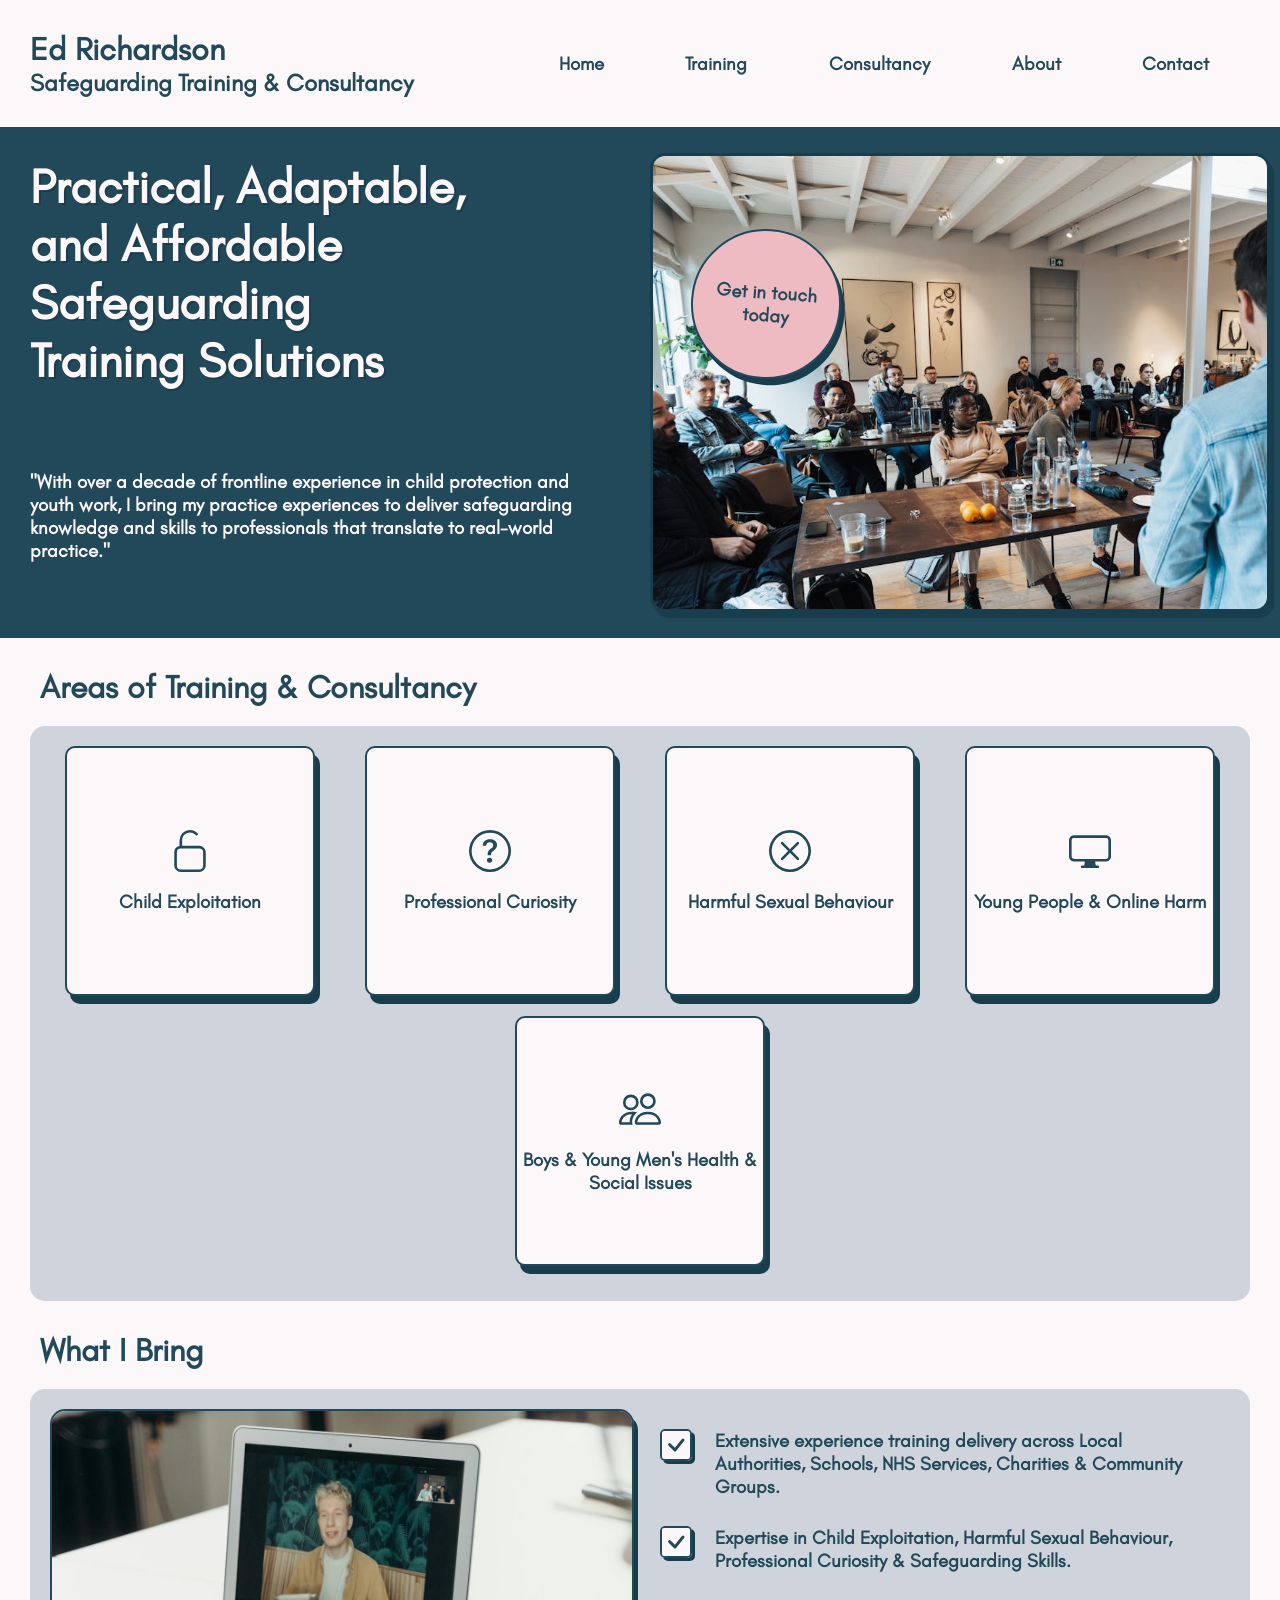
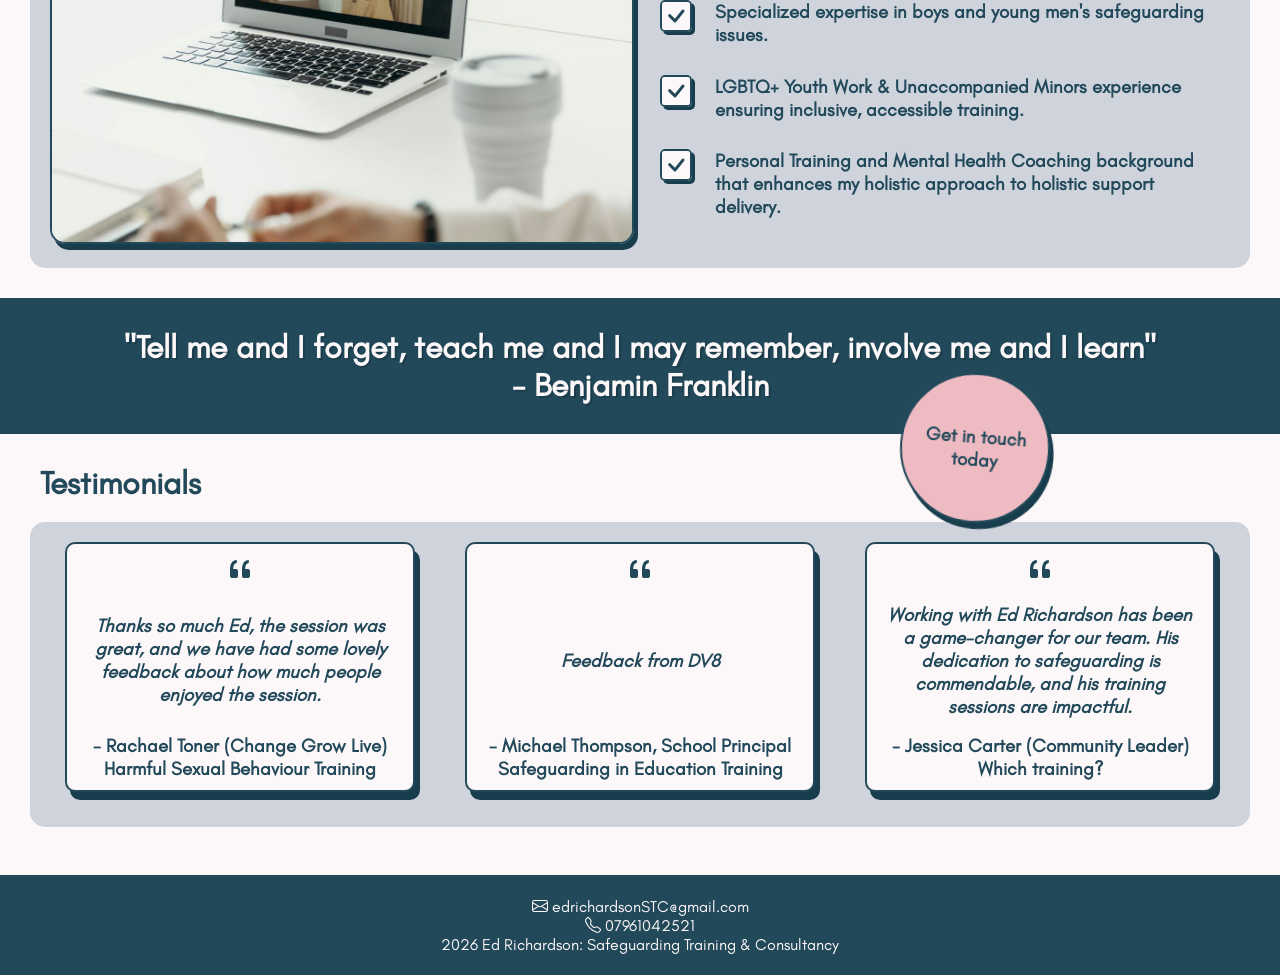
<file: index.html>
<!DOCTYPE html>
<html lang="en">
<head>
    <meta charset="UTF-8">
    <meta name="viewport" content="width=device-width, initial-scale=1.0">
    <title>Ed Richardson: Safeguarding Training & Consultancy</title>
    <link rel="stylesheet" href="style.css">
    <link rel="shortcut icon" href="" type="image/x-icon">
</head>
<body>
    <header>
        <div id="header-left">
            <a href="index.html">
                <h1>Ed Richardson</h1>
                <h2>Safeguarding Training & Consultancy</h2>
            </a>
        </div>
        <div id="header-right-mobile">
            <div id="menu-burger-container">
                <a id="menu-toggle" class="menu-toggle">
                <span class="menu-toggle-bar menu-toggle-bar--top"></span>
                <span class="menu-toggle-bar menu-toggle-bar--middle"></span>
                <span class="menu-toggle-bar menu-toggle-bar--bottom"></span>
                </a>
            </div>
        </div>
        <div id="header-right-desktop">
            <nav>
                <ul>
                    <li><a href="index.html"><h3>Home</h3></a></li>
                    <li><a href="training.html"><h3>Training</h3></a></li>
                    <li><a href="consultancy.html"><h3>Consultancy</h3></a></li>
                    <li><a href="about.html"><h3>About</h3></a></li>
                    <li><a href="contact.html"><h3>Contact</h3></a></li>
                </ul>
            </nav>
        </div>
    </header>

    <div id="mobile-menu">
        <nav>
                <ul id="mobile-menu-ul">
                    <li class="mobile-menu-li"><a href="index.html"><h3>Home</h3></a></li>
                    <li class="mobile-menu-li"><a href="training.html"><h3>Training</h3></a></li>
                    <li class="mobile-menu-li"><a href="consultancy.html"><h3>Consultancy</h3></a></li>
                    <li class="mobile-menu-li"><a href="about.html"><h3>About</h3></a></li>
                    <li class="mobile-menu-li"><a href="contact.html"><h3>Contact</h3></a></li>
                </ul>
            </nav>
    </div>

    <div id="hero-mobile">

        <div id="hero-card-mobile">
            <h1 class="h1opp">Practical, Adaptable, and Affordable Safeguarding Training Solutions
            <br>
            </h1>
            
            <p class="popp"><br>"With over a decade of frontline experience in child protection and youth work, I bring my practice experiences to deliver safeguarding knowledge and skills to professionals that translate to real-world practice."</p>
            
            
            
        </div>

        <div class="hero-card2-mobile">
            <a href="contact.html">
            <div class="cta-mobile">
                <h3 >Get in touch today</h3>
            </div>
            </a>
        </div>

        

    </div>

    <div id="hero-desktop">

        <div id="hero-desktop-container">
            <div id="hero-desktop-left">
                <h1 class="h1opp"  id="hero-text-desktop" >Practical, Adaptable, <br>
            and Affordable Safeguarding <br> Training Solutions<br><br>
            </h1>
            
            <h3 class="h2opp" id="hero-text"  ><br>"With over a decade of frontline experience in child protection and youth work, I bring my practice experiences to deliver safeguarding knowledge and skills to professionals that translate to real-world practice."<br><br><br></h3>
            </div>

            <div id="hero-desktop-right">

                <img id="hero-desktop-img" src="pexels-bertellifotografia-18935245.jpg">
                
                <a href="contact.html">
                <div class="cta-desktop" id="cta-desktop-top">
                <h3 >Get in touch today</h3>
                </div> 
                </a>
            </div>
            
        </div>
            
            
        
    </div>

    <div id="section1">
        <div class="section-heading">
            <h1>Areas of Training & Consultancy</h1>
            <!-- <div class="section-heading-underline-1"></div> -->
        </div>
        <div class="box-container">
            <a href="training.html"> <div class="area">
                <svg xmlns="http://www.w3.org/2000/svg" width="42" height="42" fill="currentColor" class="area-svg" viewBox="0 0 16 16">
                <path fill-rule="evenodd" d="M8 0c1.07 0 2.041.42 2.759 1.104l.14.14.062.08a.5.5 0 0 1-.71.675l-.076-.066-.216-.205A3 3 0 0 0 5 4v2h6.5A2.5 2.5 0 0 1 14 8.5v5a2.5 2.5 0 0 1-2.5 2.5h-7A2.5 2.5 0 0 1 2 13.5v-5a2.5 2.5 0 0 1 2-2.45V4a4 4 0 0 1 4-4M4.5 7A1.5 1.5 0 0 0 3 8.5v5A1.5 1.5 0 0 0 4.5 15h7a1.5 1.5 0 0 0 1.5-1.5v-5A1.5 1.5 0 0 0 11.5 7z"/>
                </svg><br>
                <h3>Child Exploitation</h3>
                <div class="area-overlay">
                    <h3 class="area-overlay-text">Learn More</h3>
                </div>
            </div> </a>
            <a href="training.html"> <div class="area">
                <svg xmlns="http://www.w3.org/2000/svg" width="42" height="42" fill="currentColor" class="area-svg" viewBox="0 0 16 16">
                <path d="M8 15A7 7 0 1 1 8 1a7 7 0 0 1 0 14m0 1A8 8 0 1 0 8 0a8 8 0 0 0 0 16"/>
                <path d="M5.255 5.786a.237.237 0 0 0 .241.247h.825c.138 0 .248-.113.266-.25.09-.656.54-1.134 1.342-1.134.686 0 1.314.343 1.314 1.168 0 .635-.374.927-.965 1.371-.673.489-1.206 1.06-1.168 1.987l.003.217a.25.25 0 0 0 .25.246h.811a.25.25 0 0 0 .25-.25v-.105c0-.718.273-.927 1.01-1.486.609-.463 1.244-.977 1.244-2.056 0-1.511-1.276-2.241-2.673-2.241-1.267 0-2.655.59-2.75 2.286m1.557 5.763c0 .533.425.927 1.01.927.609 0 1.028-.394 1.028-.927 0-.552-.42-.94-1.029-.94-.584 0-1.009.388-1.009.94"/>
                </svg><br>
                <h3>Professional Curiosity</h3>
                <div class="area-overlay">
                    <h3 class="area-overlay-text">Learn More</h3>
                </div>
            </div></a>
            <a href="training.html"> <div class="area">
                <svg xmlns="http://www.w3.org/2000/svg" width="42" height="42" fill="currentColor" class="area-svg" viewBox="0 0 16 16">
                <path d="M8 15A7 7 0 1 1 8 1a7 7 0 0 1 0 14m0 1A8 8 0 1 0 8 0a8 8 0 0 0 0 16"/>
                <path d="M4.646 4.646a.5.5 0 0 1 .708 0L8 7.293l2.646-2.647a.5.5 0 0 1 .708.708L8.707 8l2.647 2.646a.5.5 0 0 1-.708.708L8 8.707l-2.646 2.647a.5.5 0 0 1-.708-.708L7.293 8 4.646 5.354a.5.5 0 0 1 0-.708"/>
                </svg><br>
                <h3>Harmful Sexual Behaviour</h3>
                <div class="area-overlay">
                    <h3 class="area-overlay-text">Learn More</h3>
                </div>
            </div></a>
            <a href="training.html"> <div class="area">
                <svg xmlns="http://www.w3.org/2000/svg" width="42" height="42" fill="currentColor" class="area-svg" viewBox="0 0 16 16">
                <path d="M0 4s0-2 2-2h12s2 0 2 2v6s0 2-2 2h-4q0 1 .25 1.5H11a.5.5 0 0 1 0 1H5a.5.5 0 0 1 0-1h.75Q6 13 6 12H2s-2 0-2-2zm1.398-.855a.76.76 0 0 0-.254.302A1.5 1.5 0 0 0 1 4.01V10c0 .325.078.502.145.602q.105.156.302.254a1.5 1.5 0 0 0 .538.143L2.01 11H14c.325 0 .502-.078.602-.145a.76.76 0 0 0 .254-.302 1.5 1.5 0 0 0 .143-.538L15 9.99V4c0-.325-.078-.502-.145-.602a.76.76 0 0 0-.302-.254A1.5 1.5 0 0 0 13.99 3H2c-.325 0-.502.078-.602.145"/>
                </svg><br>
                <h3>Young People & Online Harm</h3>
                <div class="area-overlay">
                    <h3 class="area-overlay-text">Learn More</h3>
                </div>
            </div></a>
            <a href="training.html"> <div class="area">
                <svg xmlns="http://www.w3.org/2000/svg" width="42" height="42" fill="currentColor" class="area-svg" viewBox="0 0 16 16">
                <path d="M15 14s1 0 1-1-1-4-5-4-5 3-5 4 1 1 1 1zm-7.978-1L7 12.996c.001-.264.167-1.03.76-1.72C8.312 10.629 9.282 10 11 10c1.717 0 2.687.63 3.24 1.276.593.69.758 1.457.76 1.72l-.008.002-.014.002zM11 7a2 2 0 1 0 0-4 2 2 0 0 0 0 4m3-2a3 3 0 1 1-6 0 3 3 0 0 1 6 0M6.936 9.28a6 6 0 0 0-1.23-.247A7 7 0 0 0 5 9c-4 0-5 3-5 4q0 1 1 1h4.216A2.24 2.24 0 0 1 5 13c0-1.01.377-2.042 1.09-2.904.243-.294.526-.569.846-.816M4.92 10A5.5 5.5 0 0 0 4 13H1c0-.26.164-1.03.76-1.724.545-.636 1.492-1.256 3.16-1.275ZM1.5 5.5a3 3 0 1 1 6 0 3 3 0 0 1-6 0m3-2a2 2 0 1 0 0 4 2 2 0 0 0 0-4"/>
                </svg><br>
                <h3>Boys & Young Men's Health & Social Issues</h3>
                <div class="area-overlay">
                    <h3 class="area-overlay-text">Learn More</h3>
                </div>
            </div></a>
        </div>
    </div>
    
    <div id="section2">
        <div class="section-heading">
            <h1 >What I Bring</h1>
            <!-- <div class="section-heading-underline-2"></div> -->
        </div>
        <div id="section2-container">

            <img id="section2-img" src="pexels-cottonbro-7437492.jpg">
            <!-- <img id="section2-img" src="pexels-bertellifotografia-18999145.jpg"> -->
            
            <div id="bullet-point-container">

            <svg xmlns="http://www.w3.org/2000/svg" width="32" height="32" fill="currentColor" class="check-svg" viewBox="0 0 16 16">
             <path d="M14 1a1 1 0 0 1 1 1v12a1 1 0 0 1-1 1H2a1 1 0 0 1-1-1V2a1 1 0 0 1 1-1zM2 0a2 2 0 0 0-2 2v12a2 2 0 0 0 2 2h12a2 2 0 0 0 2-2V2a2 2 0 0 0-2-2z"/>
            <path d="M10.97 4.97a.75.75 0 0 1 1.071 1.05l-3.992 4.99a.75.75 0 0 1-1.08.02L4.324 8.384a.75.75 0 1 1 1.06-1.06l2.094 2.093 3.473-4.425z"/>
            </svg>

            <div class="bullet-point">
                <h3>
                Extensive experience training delivery across Local Authorities, Schools, NHS Services, Charities & Community Groups.
                </h3><br>
            </div>
            
            <svg xmlns="http://www.w3.org/2000/svg" width="32" height="32" fill="currentColor" class="check-svg" viewBox="0 0 16 16">
  <path d="M14 1a1 1 0 0 1 1 1v12a1 1 0 0 1-1 1H2a1 1 0 0 1-1-1V2a1 1 0 0 1 1-1zM2 0a2 2 0 0 0-2 2v12a2 2 0 0 0 2 2h12a2 2 0 0 0 2-2V2a2 2 0 0 0-2-2z"/>
  <path d="M10.97 4.97a.75.75 0 0 1 1.071 1.05l-3.992 4.99a.75.75 0 0 1-1.08.02L4.324 8.384a.75.75 0 1 1 1.06-1.06l2.094 2.093 3.473-4.425z"/>
</svg>

            <div class="bullet-point">
                <h3 >
                     Expertise in Child Exploitation, Harmful Sexual Behaviour, Professional Curiosity & Safeguarding Skills.
                    </h3><br>
            </div>
            
            <svg xmlns="http://www.w3.org/2000/svg" width="32" height="32" fill="currentColor" class="check-svg" viewBox="0 0 16 16">
  <path d="M14 1a1 1 0 0 1 1 1v12a1 1 0 0 1-1 1H2a1 1 0 0 1-1-1V2a1 1 0 0 1 1-1zM2 0a2 2 0 0 0-2 2v12a2 2 0 0 0 2 2h12a2 2 0 0 0 2-2V2a2 2 0 0 0-2-2z"/>
  <path d="M10.97 4.97a.75.75 0 0 1 1.071 1.05l-3.992 4.99a.75.75 0 0 1-1.08.02L4.324 8.384a.75.75 0 1 1 1.06-1.06l2.094 2.093 3.473-4.425z"/>
</svg>

            <div class="bullet-point">
                <h3 >
                     Specialized expertise in boys and young men's safeguarding issues.</h3><br>
            </div>

            <svg xmlns="http://www.w3.org/2000/svg" width="32" height="32" fill="currentColor" class="check-svg" viewBox="0 0 16 16">
  <path d="M14 1a1 1 0 0 1 1 1v12a1 1 0 0 1-1 1H2a1 1 0 0 1-1-1V2a1 1 0 0 1 1-1zM2 0a2 2 0 0 0-2 2v12a2 2 0 0 0 2 2h12a2 2 0 0 0 2-2V2a2 2 0 0 0-2-2z"/>
  <path d="M10.97 4.97a.75.75 0 0 1 1.071 1.05l-3.992 4.99a.75.75 0 0 1-1.08.02L4.324 8.384a.75.75 0 1 1 1.06-1.06l2.094 2.093 3.473-4.425z"/>
</svg>
            
            <div class="bullet-point">
                <h3 >
                     LGBTQ+ Youth Work & Unaccompanied Minors experience ensuring inclusive, accessible training.</h3><br>
            </div>

            <svg xmlns="http://www.w3.org/2000/svg" width="32" height="32" fill="currentColor" class="check-svg" viewBox="0 0 16 16">
  <path d="M14 1a1 1 0 0 1 1 1v12a1 1 0 0 1-1 1H2a1 1 0 0 1-1-1V2a1 1 0 0 1 1-1zM2 0a2 2 0 0 0-2 2v12a2 2 0 0 0 2 2h12a2 2 0 0 0 2-2V2a2 2 0 0 0-2-2z"/>
  <path d="M10.97 4.97a.75.75 0 0 1 1.071 1.05l-3.992 4.99a.75.75 0 0 1-1.08.02L4.324 8.384a.75.75 0 1 1 1.06-1.06l2.094 2.093 3.473-4.425z"/>
</svg>
            
            <div class="bullet-point">
                <h3 >
                     Personal Training and Mental Health Coaching background that enhances my holistic approach to holistic support delivery.</h3>
            </div>
            </div>
        </div>
        
    </div>

    <div id="section3">
        <h1 class="h1opp">"Tell me and I forget, teach me and I may remember, involve me and I learn"<br> - Benjamin Franklin</h1>
            <a href="contact.html"> <div class="cta-desktop-2">
                <h3 >Get in touch today</h3>
            </div> </a>
            <a href="contact.html"> <div class="cta-mobile-2">
                <h3 >Get in touch today</h3>
            </div> </a>
        </div>

    <div id="section4">
        <div class="section-heading">
            <h1 >Testimonials</h1>
            <!-- <div class="section-heading-underline-3"></div> -->
        </div>
        <div id="testimonials-container">
            <div class="testimonial-box">
                <svg xmlns="http://www.w3.org/2000/svg" width="32" height="32" fill="currentColor" class="quote" viewBox="0 0 16 16">
                    <path d="M12 12a1 1 0 0 0 1-1V8.558a1 1 0 0 0-1-1h-1.388q0-.527.062-1.054.093-.558.31-.992t.559-.683q.34-.279.868-.279V3q-.868 0-1.52.372a3.3 3.3 0 0 0-1.085.992 4.9 4.9 0 0 0-.62 1.458A7.7 7.7 0 0 0 9 7.558V11a1 1 0 0 0 1 1zm-6 0a1 1 0 0 0 1-1V8.558a1 1 0 0 0-1-1H4.612q0-.527.062-1.054.094-.558.31-.992.217-.434.559-.683.34-.279.868-.279V3q-.868 0-1.52.372a3.3 3.3 0 0 0-1.085.992 4.9 4.9 0 0 0-.62 1.458A7.7 7.7 0 0 0 3 7.558V11a1 1 0 0 0 1 1z"/>
                    </svg>
                <h3 class="testimonial">
                    Thanks so much Ed, the session was great, and we have had some lovely feedback about how much people enjoyed the session.
                </h3>
                <h3>- Rachael Toner (Change Grow Live)<br>
                    Harmful Sexual Behaviour Training</h3>
                
            </div>
            <div class="testimonial-box">
                <svg xmlns="http://www.w3.org/2000/svg" width="32" height="32" fill="currentColor" class="quote" viewBox="0 0 16 16">
                    <path d="M12 12a1 1 0 0 0 1-1V8.558a1 1 0 0 0-1-1h-1.388q0-.527.062-1.054.093-.558.31-.992t.559-.683q.34-.279.868-.279V3q-.868 0-1.52.372a3.3 3.3 0 0 0-1.085.992 4.9 4.9 0 0 0-.62 1.458A7.7 7.7 0 0 0 9 7.558V11a1 1 0 0 0 1 1zm-6 0a1 1 0 0 0 1-1V8.558a1 1 0 0 0-1-1H4.612q0-.527.062-1.054.094-.558.31-.992.217-.434.559-.683.34-.279.868-.279V3q-.868 0-1.52.372a3.3 3.3 0 0 0-1.085.992 4.9 4.9 0 0 0-.62 1.458A7.7 7.7 0 0 0 3 7.558V11a1 1 0 0 0 1 1z"/>
                    </svg>
                <h3 class="testimonial" >
                    Feedback from DV8
                </h3>
                <h3>
                - Michael Thompson, School Principal<br>
                Safeguarding in Education Training
                </h3>
                
            </div>
            <div class="testimonial-box">
                <svg xmlns="http://www.w3.org/2000/svg" width="32" height="32" fill="currentColor" class="quote" viewBox="0 0 16 16">
                    <path d="M12 12a1 1 0 0 0 1-1V8.558a1 1 0 0 0-1-1h-1.388q0-.527.062-1.054.093-.558.31-.992t.559-.683q.34-.279.868-.279V3q-.868 0-1.52.372a3.3 3.3 0 0 0-1.085.992 4.9 4.9 0 0 0-.62 1.458A7.7 7.7 0 0 0 9 7.558V11a1 1 0 0 0 1 1zm-6 0a1 1 0 0 0 1-1V8.558a1 1 0 0 0-1-1H4.612q0-.527.062-1.054.094-.558.31-.992.217-.434.559-.683.34-.279.868-.279V3q-.868 0-1.52.372a3.3 3.3 0 0 0-1.085.992 4.9 4.9 0 0 0-.62 1.458A7.7 7.7 0 0 0 3 7.558V11a1 1 0 0 0 1 1z"/>
                    </svg>
                <h3 class="testimonial">
                    Working with Ed Richardson has been a game-changer for our team. His dedication to safeguarding is commendable, and his training sessions are impactful.
                    <h3 class="testimonial-id">- Jessica Carter (Community Leader)<br>
                    Which training?
                    </h3>
                </h3>
        
            </div>
        </div>
    </div><br>

    <div id="footer">
        <p id="footer-text">
<svg id="footer-mail" xmlns="http://www.w3.org/2000/svg" width="16" height="16" fill="currentColor" class="bi bi-envelope" viewBox="0 0 16 16">
  <path d="M0 4a2 2 0 0 1 2-2h12a2 2 0 0 1 2 2v8a2 2 0 0 1-2 2H2a2 2 0 0 1-2-2zm2-1a1 1 0 0 0-1 1v.217l7 4.2 7-4.2V4a1 1 0 0 0-1-1zm13 2.383-4.708 2.825L15 11.105zm-.034 6.876-5.64-3.471L8 9.583l-1.326-.795-5.64 3.47A1 1 0 0 0 2 13h12a1 1 0 0 0 .966-.741M1 11.105l4.708-2.897L1 5.383z"/>
</svg>
  edrichardsonSTC@gmail.com<br>
<svg id="footer-phone" xmlns="http://www.w3.org/2000/svg" width="16" height="16" fill="currentColor" class="bi bi-telephone" viewBox="0 0 16 16">
  <path d="M3.654 1.328a.678.678 0 0 0-1.015-.063L1.605 2.3c-.483.484-.661 1.169-.45 1.77a17.6 17.6 0 0 0 4.168 6.608 17.6 17.6 0 0 0 6.608 4.168c.601.211 1.286.033 1.77-.45l1.034-1.034a.678.678 0 0 0-.063-1.015l-2.307-1.794a.68.68 0 0 0-.58-.122l-2.19.547a1.75 1.75 0 0 1-1.657-.459L5.482 8.062a1.75 1.75 0 0 1-.46-1.657l.548-2.19a.68.68 0 0 0-.122-.58zM1.884.511a1.745 1.745 0 0 1 2.612.163L6.29 2.98c.329.423.445.974.315 1.494l-.547 2.19a.68.68 0 0 0 .178.643l2.457 2.457a.68.68 0 0 0 .644.178l2.189-.547a1.75 1.75 0 0 1 1.494.315l2.306 1.794c.829.645.905 1.87.163 2.611l-1.034 1.034c-.74.74-1.846 1.065-2.877.702a18.6 18.6 0 0 1-7.01-4.42 18.6 18.6 0 0 1-4.42-7.009c-.362-1.03-.037-2.137.703-2.877z"/>
</svg> 
 07961042521<br>
 2026 Ed Richardson: Safeguarding Training & Consultancy<br>
</p>
    </div>

    <script src="script.js"></script>
</body>

<script>
   
</script>

</html>
</file>
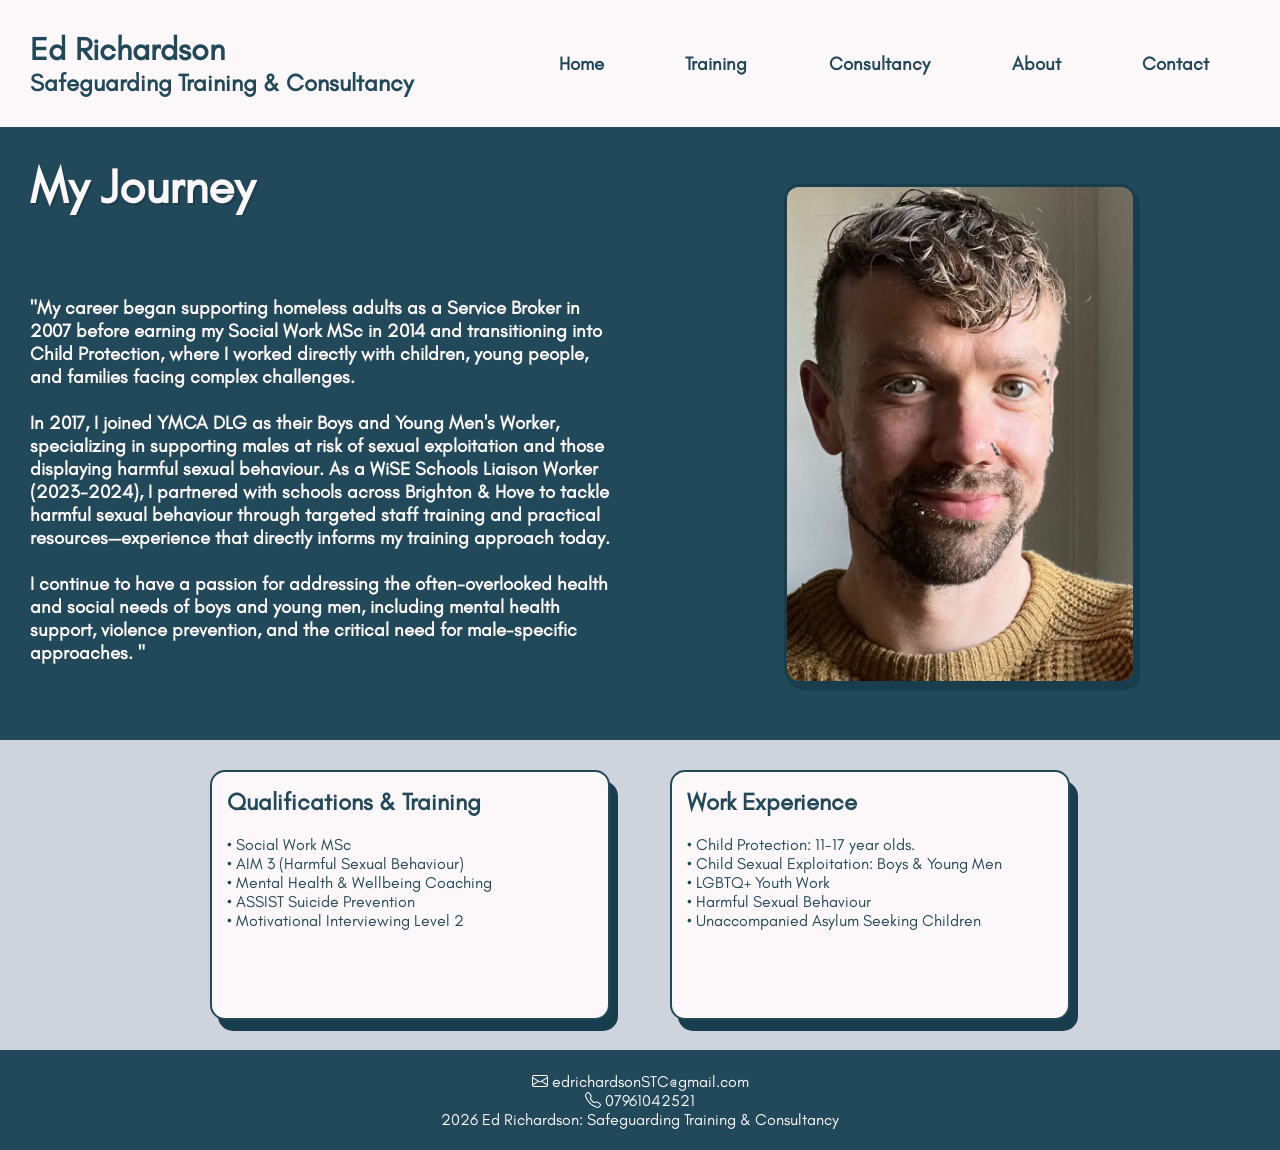
<file: about.html>
<!DOCTYPE html>
<html lang="en">
<head>
    <meta charset="UTF-8">
    <meta name="viewport" content="width=device-width, initial-scale=1.0">
    <title>Ed Richardson: Safeguarding Training & Consultancy</title>
    <link rel="stylesheet" href="style.css">
    <link rel="shortcut icon" href="" type="image/x-icon">
</head>
<body>
    <header>
        <div id="header-left">
            <a href="index.html">
                <h1>Ed Richardson</h1>
                <h2>Safeguarding Training & Consultancy</h2>
            </a>
        </div>
        <div id="header-right-mobile">
            <div id="menu-burger-container">
                <a id="menu-toggle" class="menu-toggle">
                <span class="menu-toggle-bar menu-toggle-bar--top"></span>
                <span class="menu-toggle-bar menu-toggle-bar--middle"></span>
                <span class="menu-toggle-bar menu-toggle-bar--bottom"></span>
                </a>
            </div>
        </div>
        <div id="header-right-desktop">
            <nav>
                <ul>
                    <li><a href="index.html"><h3>Home</h3></a></li>
                    <li><a href="training.html"><h3>Training</h3></a></li>
                    <li><a href="consultancy.html"><h3>Consultancy</h3></a></li>
                    <li><a href="about.html"><h3>About</h3></a></li>
                    <li><a href="contact.html"><h3>Contact</h3></a></li>
                </ul>
            </nav>
        </div>
    </header>

    <div id="mobile-menu">
        <nav>
                <ul id="mobile-menu-ul">
                    <li class="mobile-menu-li"><a href="index.html"><h3>Home</h3></a></li>
                    <li class="mobile-menu-li"><a href="training.html"><h3>Training</h3></a></li>
                    <li class="mobile-menu-li"><a href="consultancy.html"><h3>Consultancy</h3></a></li>
                    <li class="mobile-menu-li"><a href="about.html"><h3>About</h3></a></li>
                    <li class="mobile-menu-li"><a href="contact.html"><h3>Contact</h3></a></li>
                </ul>
            </nav>
    </div>

<div id="hero-mobile">

        <div id="hero-card-mobile">
            <h1 class="h1opp">My Journey
            <br>
            </h1>
            
            <p class="popp"><br>"My career began supporting homeless adults as a Service Broker in 2007 before earning my Social Work MSc in 2014 and transitioning into Child Protection, where I worked directly with children, young people, and families facing complex challenges.<br><br>

In 2017, I joined YMCA DLG as their Boys and Young Men's Worker, specializing in supporting males at risk of sexual exploitation and those displaying harmful sexual behaviour. As a WiSE Schools Liaison Worker (2023-2024), I partnered with schools across Brighton & Hove to tackle harmful sexual behaviour through targeted staff training and practical resources—experience that directly informs my training approach today.<br><br>

I continue to have a passion for addressing the often-overlooked health and social needs of boys and young men, including mental health support, violence prevention, and the critical need for male-specific approaches.
"</p>
            
            <br>
            
        </div>
        
<div id="hero-desktop-right">

                <img id="about-img" src="IMG_1394 2_edited.avif">
                
                
            
            </div>
        <!-- <div class="hero-card2-mobile">

            <div class="cta-mobile">
                <h3 >Get in touch today</h3>
            </div>

        </div> -->

        

    </div>

    <div id="hero-desktop">

        <div id="hero-desktop-container">
            <div id="hero-desktop-left">
                <h1 class="h1opp"  id="hero-text-desktop" >My Journey<br><br>
            </h1>
            
            <h3 class="h2opp" id="hero-text"  ><br>"My career began supporting homeless adults as a Service Broker in 2007 before earning my Social Work MSc in 2014 and transitioning into Child Protection, where I worked directly with children, young people, and families facing complex challenges.<br><br>

In 2017, I joined YMCA DLG as their Boys and Young Men's Worker, specializing in supporting males at risk of sexual exploitation and those displaying harmful sexual behaviour. As a WiSE Schools Liaison Worker (2023-2024), I partnered with schools across Brighton & Hove to tackle harmful sexual behaviour through targeted staff training and practical resources—experience that directly informs my training approach today.<br><br>

I continue to have a passion for addressing the often-overlooked health and social needs of boys and young men, including mental health support, violence prevention, and the critical need for male-specific approaches.
"<br><br><br></h3>
            </div>

            <div id="hero-desktop-right">

                <img id="about-img" src="IMG_1394 2_edited.avif">
                
                
            
            </div>
            
        </div>
            
            
        
    </div>


    <div class="page-section">

<div class="training-card">
    <h2>Qualifications & Training</h2>
    
    <p><br>
       • Social Work MSc<br>
• AIM 3 (Harmful Sexual Behaviour)<br>
• Mental Health & Wellbeing Coaching<br>
• ASSIST Suicide Prevention<br>
• Motivational Interviewing Level 2<br>
<br><br>
    </p>
    
</div>



<div class="training-card">
    <h2>Work Experience</h2>
    
    <p><br>
       • Child Protection: 11-17 year olds.<br>
• Child Sexual Exploitation: Boys & Young Men<br>
• LGBTQ+ Youth Work<br>
• Harmful Sexual Behaviour <br>
• Unaccompanied Asylum Seeking Children<br>

    </p>
    
</div>


    




</div>

     <div id="footer">
        <p id="footer-text">
<svg id="footer-mail" xmlns="http://www.w3.org/2000/svg" width="16" height="16" fill="currentColor" class="bi bi-envelope" viewBox="0 0 16 16">
  <path d="M0 4a2 2 0 0 1 2-2h12a2 2 0 0 1 2 2v8a2 2 0 0 1-2 2H2a2 2 0 0 1-2-2zm2-1a1 1 0 0 0-1 1v.217l7 4.2 7-4.2V4a1 1 0 0 0-1-1zm13 2.383-4.708 2.825L15 11.105zm-.034 6.876-5.64-3.471L8 9.583l-1.326-.795-5.64 3.47A1 1 0 0 0 2 13h12a1 1 0 0 0 .966-.741M1 11.105l4.708-2.897L1 5.383z"/>
</svg>
  edrichardsonSTC@gmail.com<br>
<svg id="footer-phone" xmlns="http://www.w3.org/2000/svg" width="16" height="16" fill="currentColor" class="bi bi-telephone" viewBox="0 0 16 16">
  <path d="M3.654 1.328a.678.678 0 0 0-1.015-.063L1.605 2.3c-.483.484-.661 1.169-.45 1.77a17.6 17.6 0 0 0 4.168 6.608 17.6 17.6 0 0 0 6.608 4.168c.601.211 1.286.033 1.77-.45l1.034-1.034a.678.678 0 0 0-.063-1.015l-2.307-1.794a.68.68 0 0 0-.58-.122l-2.19.547a1.75 1.75 0 0 1-1.657-.459L5.482 8.062a1.75 1.75 0 0 1-.46-1.657l.548-2.19a.68.68 0 0 0-.122-.58zM1.884.511a1.745 1.745 0 0 1 2.612.163L6.29 2.98c.329.423.445.974.315 1.494l-.547 2.19a.68.68 0 0 0 .178.643l2.457 2.457a.68.68 0 0 0 .644.178l2.189-.547a1.75 1.75 0 0 1 1.494.315l2.306 1.794c.829.645.905 1.87.163 2.611l-1.034 1.034c-.74.74-1.846 1.065-2.877.702a18.6 18.6 0 0 1-7.01-4.42 18.6 18.6 0 0 1-4.42-7.009c-.362-1.03-.037-2.137.703-2.877z"/>
</svg> 
 07961042521<br>
 2026 Ed Richardson: Safeguarding Training & Consultancy<br>
</p>
    </div>

    <script src="script.js"></script>
</body>
</file>
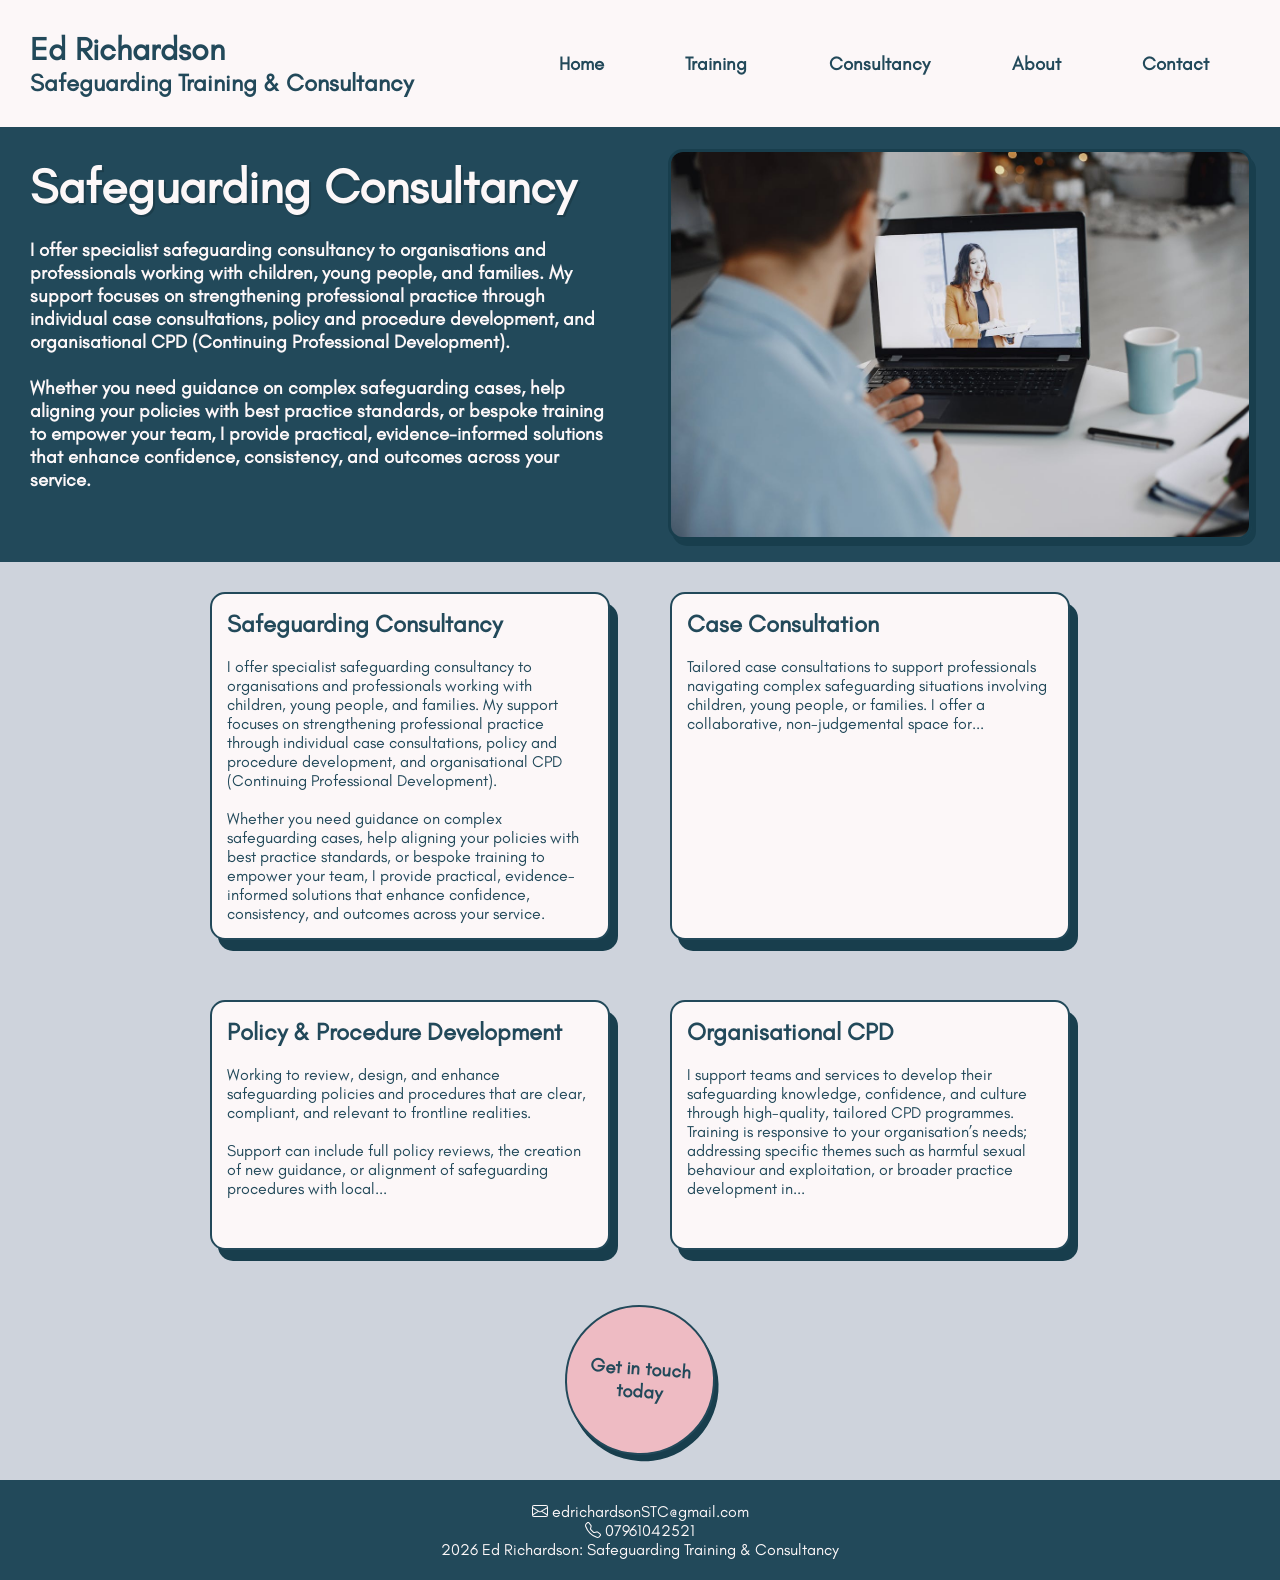
<file: consultancy.html>
<!DOCTYPE html>
<html lang="en">
<head>
    <meta charset="UTF-8">
    <meta name="viewport" content="width=device-width, initial-scale=1.0">
    <title>Ed Richardson: Safeguarding Training & Consultancy</title>
    <link rel="stylesheet" href="style.css">
    <link rel="shortcut icon" href="" type="image/x-icon">
</head>
<body>
    <header>
        <div id="header-left">
            <a href="index.html">
                <h1>Ed Richardson</h1>
                <h2>Safeguarding Training & Consultancy</h2>
            </a>
        </div>
        <div id="header-right-mobile">
            <div id="menu-burger-container">
                <a id="menu-toggle" class="menu-toggle">
                <span class="menu-toggle-bar menu-toggle-bar--top"></span>
                <span class="menu-toggle-bar menu-toggle-bar--middle"></span>
                <span class="menu-toggle-bar menu-toggle-bar--bottom"></span>
                </a>
            </div>
        </div>
        <div id="header-right-desktop">
            <nav>
                <ul>
                    <li><a href="index.html"><h3>Home</h3></a></li>
                    <li><a href="training.html"><h3>Training</h3></a></li>
                    <li><a href="consultancy.html"><h3>Consultancy</h3></a></li>
                    <li><a href="about.html"><h3>About</h3></a></li>
                    <li><a href="contact.html"><h3>Contact</h3></a></li>
                </ul>
            </nav>
        </div>
    </header>

    <div id="mobile-menu">
        <nav>
                <ul id="mobile-menu-ul">
                    <li class="mobile-menu-li"><a href="index.html"><h3>Home</h3></a></li>
                    <li class="mobile-menu-li"><a href="training.html"><h3>Training</h3></a></li>
                    <li class="mobile-menu-li"><a href="consultancy.html"><h3>Consultancy</h3></a></li>
                    <li class="mobile-menu-li"><a href="about.html"><h3>About</h3></a></li>
                    <li class="mobile-menu-li"><a href="contact.html"><h3>Contact</h3></a></li>
                </ul>
            </nav>
    </div>

<!--  -->

<div id="hero-mobile">

        <div id="hero-card-mobile">
            <h1 class="h1opp">Safeguarding Consultancy
            <br>
            </h1>
            
            <p class="popp"><br>I offer specialist safeguarding consultancy to organisations and professionals working with children, young people, and families. My support focuses on strengthening professional practice through individual case consultations, policy and procedure development, and organisational CPD (Continuing Professional Development).<br><br>

Whether you need guidance on complex safeguarding cases, help aligning your policies with best practice standards, or bespoke training to empower your team, I provide practical, evidence-informed solutions that enhance confidence, consistency, and outcomes across your service. 
</p>
            
            
            
        </div>

        <!-- <div class="hero-card2-mobile" id="hero-card2-mobile-consultancy"></div> -->

        

    </div>

    <div id="hero-desktop">

        <div id="hero-desktop-container">
            <div id="hero-desktop-left">
                <h1 class="h1opp"  id="hero-text-desktop" >Safeguarding Consultancy
            </h1>
            
            <h3 class="h2opp" id="hero-text"  ><br>I offer specialist safeguarding consultancy to organisations and professionals working with children, young people, and families. My support focuses on strengthening professional practice through individual case consultations, policy and procedure development, and organisational CPD (Continuing Professional Development).<br><br>

Whether you need guidance on complex safeguarding cases, help aligning your policies with best practice standards, or bespoke training to empower your team, I provide practical, evidence-informed solutions that enhance confidence, consistency, and outcomes across your service. 
</h3>
            </div>

            <div id="hero-desktop-right">

                <img id="hero-desktop-img" src="pexels-gustavo-fring-6285285.jpg">
                
            </div>
            
        </div>
            
            
        
    </div>

<!--  -->

<div class="page-section">

<div class="training-card">
    <h2>Safeguarding Consultancy</h2>
    
    <p><br>
        I offer specialist safeguarding consultancy to organisations and professionals working with children, young people, and families. My support focuses on strengthening professional practice through individual case consultations, policy and procedure development, and organisational CPD (Continuing Professional Development). <br><br> 

Whether you need guidance on complex safeguarding cases, help aligning your policies with best practice standards, or bespoke training to empower your team, I provide practical, evidence-informed solutions that enhance confidence, consistency, and outcomes across your service. 

    </p>
</div>

<!-- <div class="training-card" id="training-card-img-1"></div> -->

<div class="training-card">
    <h2>Case Consultation</h2>
    
    <p><br>
       Tailored case consultations to support professionals navigating complex safeguarding situations involving children, young people, or families.  I offer a collaborative, non-judgemental space for...

    </p>
</div>

<!-- <div class="training-card" id="training-card-img-1"></div> -->
    
<div class="training-card">
    <h2>Policy & Procedure Development</h2>
    
    <p><br>
       Working to review, design, and enhance safeguarding policies and procedures that are clear, compliant, and relevant to frontline realities. <br><br>
Support can include full policy reviews, the creation of new guidance, or alignment of safeguarding procedures with local...

    </p>
</div>

<div class="training-card">
    <h2>Organisational CPD</h2>
    
    <p><br>
       I support teams and services to develop their safeguarding knowledge, confidence, and culture through high-quality, tailored CPD programmes. Training is responsive to your organisation’s needs;  addressing specific themes such as harmful sexual behaviour and exploitation, or broader practice development in...

    </p>
</div>

</div>

<div class="page-cta-container" id="page-cta-container-consultancy">
    
    <div class="cta-page" >
    <h3 >Get in touch today</h3>
    </div>
</div>

<!--  -->

     <div id="footer">
        <p id="footer-text">
<svg id="footer-mail" xmlns="http://www.w3.org/2000/svg" width="16" height="16" fill="currentColor" class="bi bi-envelope" viewBox="0 0 16 16">
  <path d="M0 4a2 2 0 0 1 2-2h12a2 2 0 0 1 2 2v8a2 2 0 0 1-2 2H2a2 2 0 0 1-2-2zm2-1a1 1 0 0 0-1 1v.217l7 4.2 7-4.2V4a1 1 0 0 0-1-1zm13 2.383-4.708 2.825L15 11.105zm-.034 6.876-5.64-3.471L8 9.583l-1.326-.795-5.64 3.47A1 1 0 0 0 2 13h12a1 1 0 0 0 .966-.741M1 11.105l4.708-2.897L1 5.383z"/>
</svg>
  edrichardsonSTC@gmail.com<br>
<svg id="footer-phone" xmlns="http://www.w3.org/2000/svg" width="16" height="16" fill="currentColor" class="bi bi-telephone" viewBox="0 0 16 16">
  <path d="M3.654 1.328a.678.678 0 0 0-1.015-.063L1.605 2.3c-.483.484-.661 1.169-.45 1.77a17.6 17.6 0 0 0 4.168 6.608 17.6 17.6 0 0 0 6.608 4.168c.601.211 1.286.033 1.77-.45l1.034-1.034a.678.678 0 0 0-.063-1.015l-2.307-1.794a.68.68 0 0 0-.58-.122l-2.19.547a1.75 1.75 0 0 1-1.657-.459L5.482 8.062a1.75 1.75 0 0 1-.46-1.657l.548-2.19a.68.68 0 0 0-.122-.58zM1.884.511a1.745 1.745 0 0 1 2.612.163L6.29 2.98c.329.423.445.974.315 1.494l-.547 2.19a.68.68 0 0 0 .178.643l2.457 2.457a.68.68 0 0 0 .644.178l2.189-.547a1.75 1.75 0 0 1 1.494.315l2.306 1.794c.829.645.905 1.87.163 2.611l-1.034 1.034c-.74.74-1.846 1.065-2.877.702a18.6 18.6 0 0 1-7.01-4.42 18.6 18.6 0 0 1-4.42-7.009c-.362-1.03-.037-2.137.703-2.877z"/>
</svg> 
 07961042521<br>
 2026 Ed Richardson: Safeguarding Training & Consultancy<br>
</p>
    </div>

    <script src="script.js"></script>
</body>
</file>
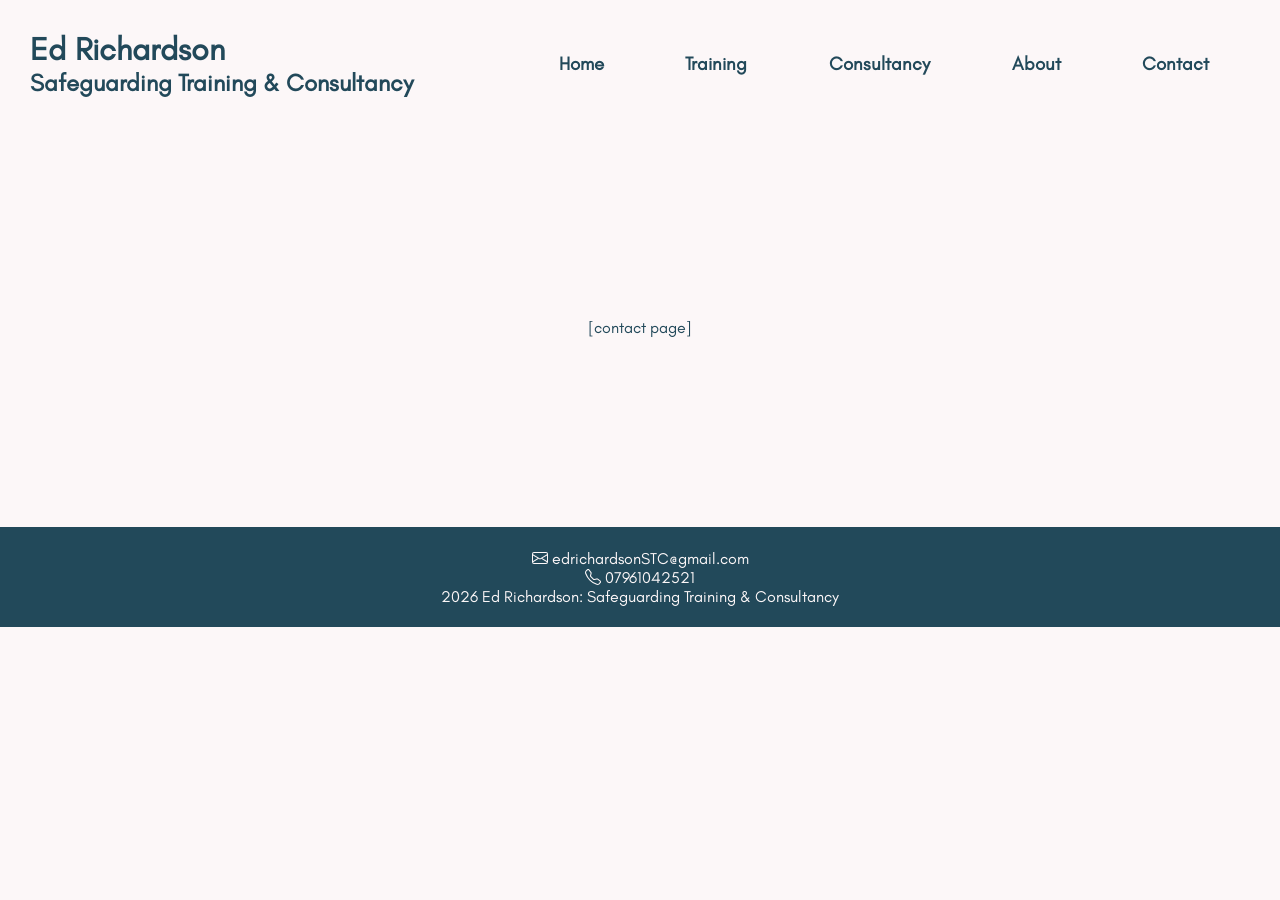
<file: contact.html>
<!DOCTYPE html>
<html lang="en">
<head>
    <meta charset="UTF-8">
    <meta name="viewport" content="width=device-width, initial-scale=1.0">
    <title>Ed Richardson: Safeguarding Training & Consultancy</title>
    <link rel="stylesheet" href="style.css">
    <link rel="shortcut icon" href="" type="image/x-icon">
</head>
<body>
    <header>
        <div id="header-left">
            <a href="index.html">
                <h1>Ed Richardson</h1>
                <h2>Safeguarding Training & Consultancy</h2>
            </a>
        </div>
        <div id="header-right-mobile">
            <div id="menu-burger-container">
                <a id="menu-toggle" class="menu-toggle">
                <span class="menu-toggle-bar menu-toggle-bar--top"></span>
                <span class="menu-toggle-bar menu-toggle-bar--middle"></span>
                <span class="menu-toggle-bar menu-toggle-bar--bottom"></span>
                </a>
            </div>
        </div>
        <div id="header-right-desktop">
            <nav>
                <ul>
                    <li><a href="index.html"><h3>Home</h3></a></li>
                    <li><a href="training.html"><h3>Training</h3></a></li>
                    <li><a href="consultancy.html"><h3>Consultancy</h3></a></li>
                    <li><a href="about.html"><h3>About</h3></a></li>
                    <li><a href="contact.html"><h3>Contact</h3></a></li>
                </ul>
            </nav>
        </div>
    </header>

    <div id="mobile-menu">
        <nav>
                <ul id="mobile-menu-ul">
                    <li class="mobile-menu-li"><a href="index.html"><h3>Home</h3></a></li>
                    <li class="mobile-menu-li"><a href="training.html"><h3>Training</h3></a></li>
                    <li class="mobile-menu-li"><a href="consultancy.html"><h3>Consultancy</h3></a></li>
                    <li class="mobile-menu-li"><a href="about.html"><h3>About</h3></a></li>
                    <li class="mobile-menu-li"><a href="contact.html"><h3>Contact</h3></a></li>
                </ul>
            </nav>
    </div>

<div id="contact-placeholder">
    <p>[contact page]</p>
</div>

     <div id="footer">
        <p id="footer-text">
<svg id="footer-mail" xmlns="http://www.w3.org/2000/svg" width="16" height="16" fill="currentColor" class="bi bi-envelope" viewBox="0 0 16 16">
  <path d="M0 4a2 2 0 0 1 2-2h12a2 2 0 0 1 2 2v8a2 2 0 0 1-2 2H2a2 2 0 0 1-2-2zm2-1a1 1 0 0 0-1 1v.217l7 4.2 7-4.2V4a1 1 0 0 0-1-1zm13 2.383-4.708 2.825L15 11.105zm-.034 6.876-5.64-3.471L8 9.583l-1.326-.795-5.64 3.47A1 1 0 0 0 2 13h12a1 1 0 0 0 .966-.741M1 11.105l4.708-2.897L1 5.383z"/>
</svg>
  edrichardsonSTC@gmail.com<br>
<svg id="footer-phone" xmlns="http://www.w3.org/2000/svg" width="16" height="16" fill="currentColor" class="bi bi-telephone" viewBox="0 0 16 16">
  <path d="M3.654 1.328a.678.678 0 0 0-1.015-.063L1.605 2.3c-.483.484-.661 1.169-.45 1.77a17.6 17.6 0 0 0 4.168 6.608 17.6 17.6 0 0 0 6.608 4.168c.601.211 1.286.033 1.77-.45l1.034-1.034a.678.678 0 0 0-.063-1.015l-2.307-1.794a.68.68 0 0 0-.58-.122l-2.19.547a1.75 1.75 0 0 1-1.657-.459L5.482 8.062a1.75 1.75 0 0 1-.46-1.657l.548-2.19a.68.68 0 0 0-.122-.58zM1.884.511a1.745 1.745 0 0 1 2.612.163L6.29 2.98c.329.423.445.974.315 1.494l-.547 2.19a.68.68 0 0 0 .178.643l2.457 2.457a.68.68 0 0 0 .644.178l2.189-.547a1.75 1.75 0 0 1 1.494.315l2.306 1.794c.829.645.905 1.87.163 2.611l-1.034 1.034c-.74.74-1.846 1.065-2.877.702a18.6 18.6 0 0 1-7.01-4.42 18.6 18.6 0 0 1-4.42-7.009c-.362-1.03-.037-2.137.703-2.877z"/>
</svg> 
 07961042521<br>
 2026 Ed Richardson: Safeguarding Training & Consultancy<br>
</p>
    </div>

    <script src="script.js"></script>
</body>
</file>
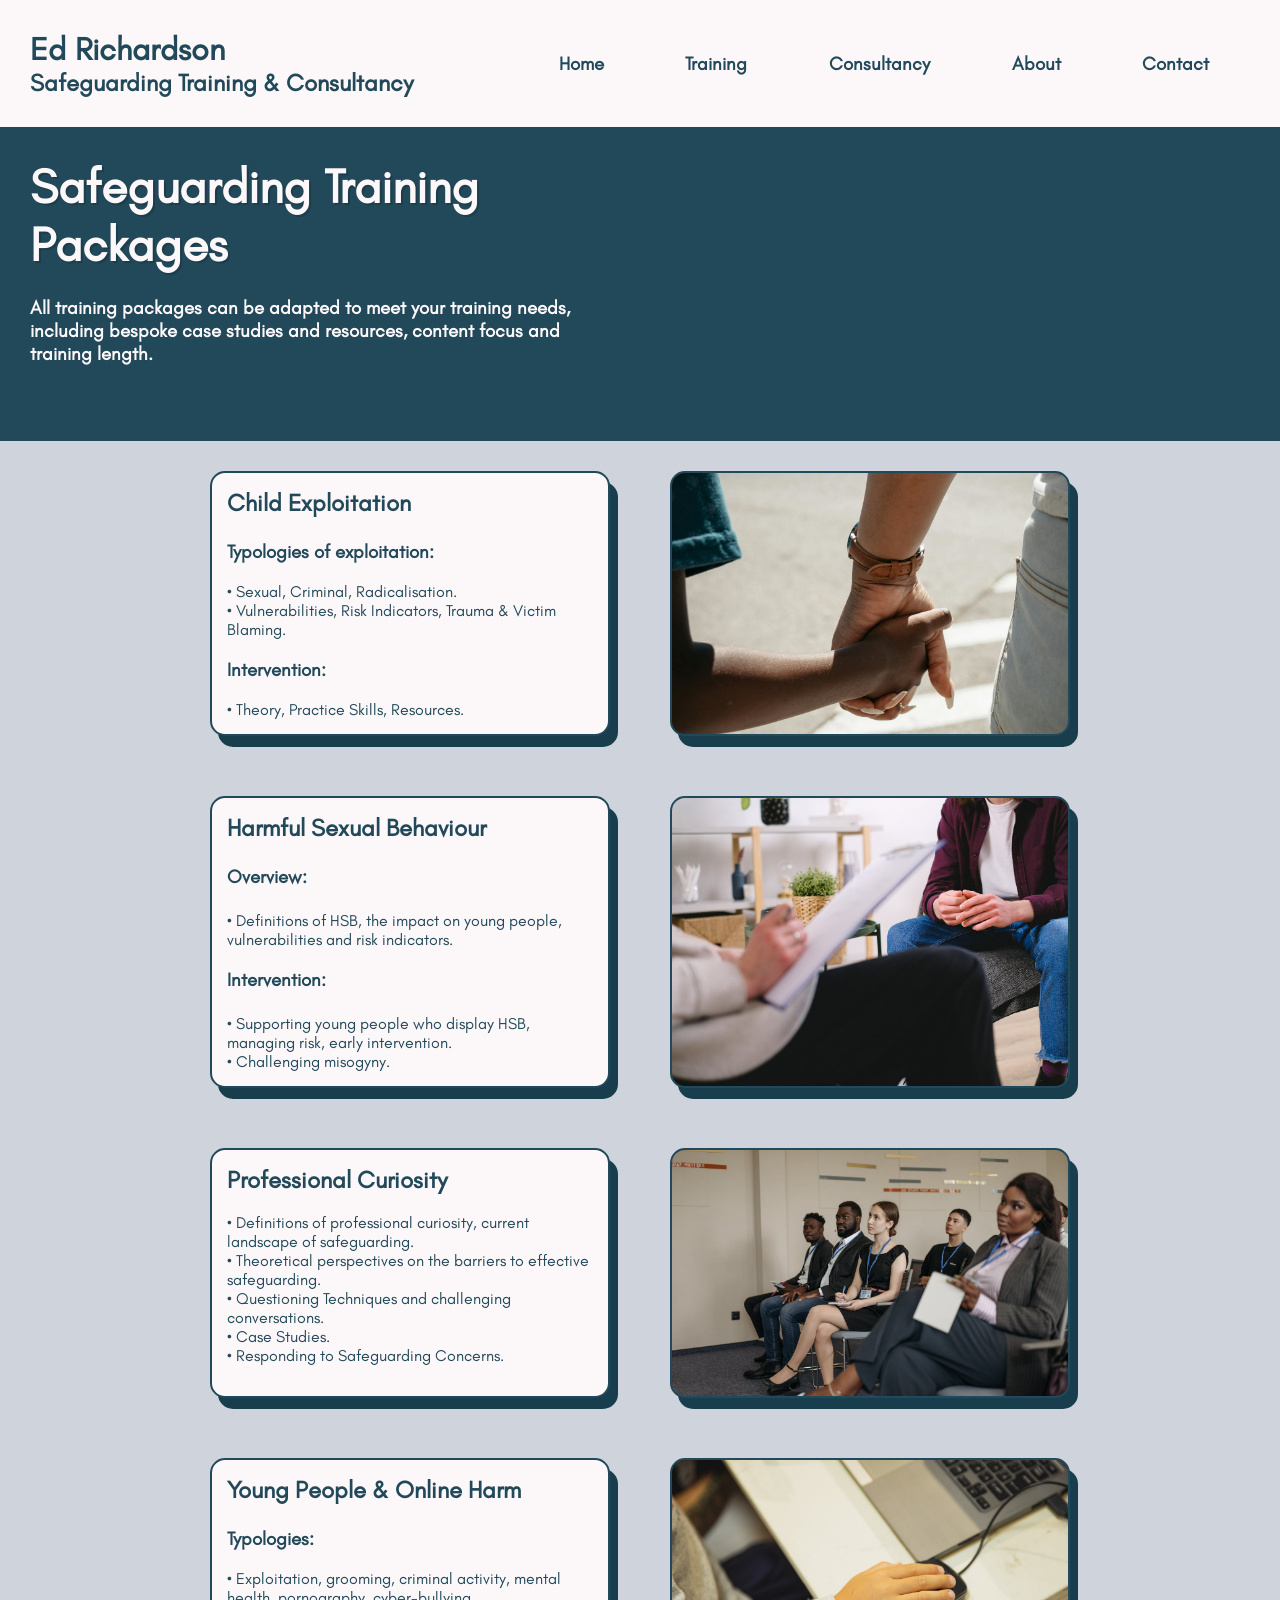
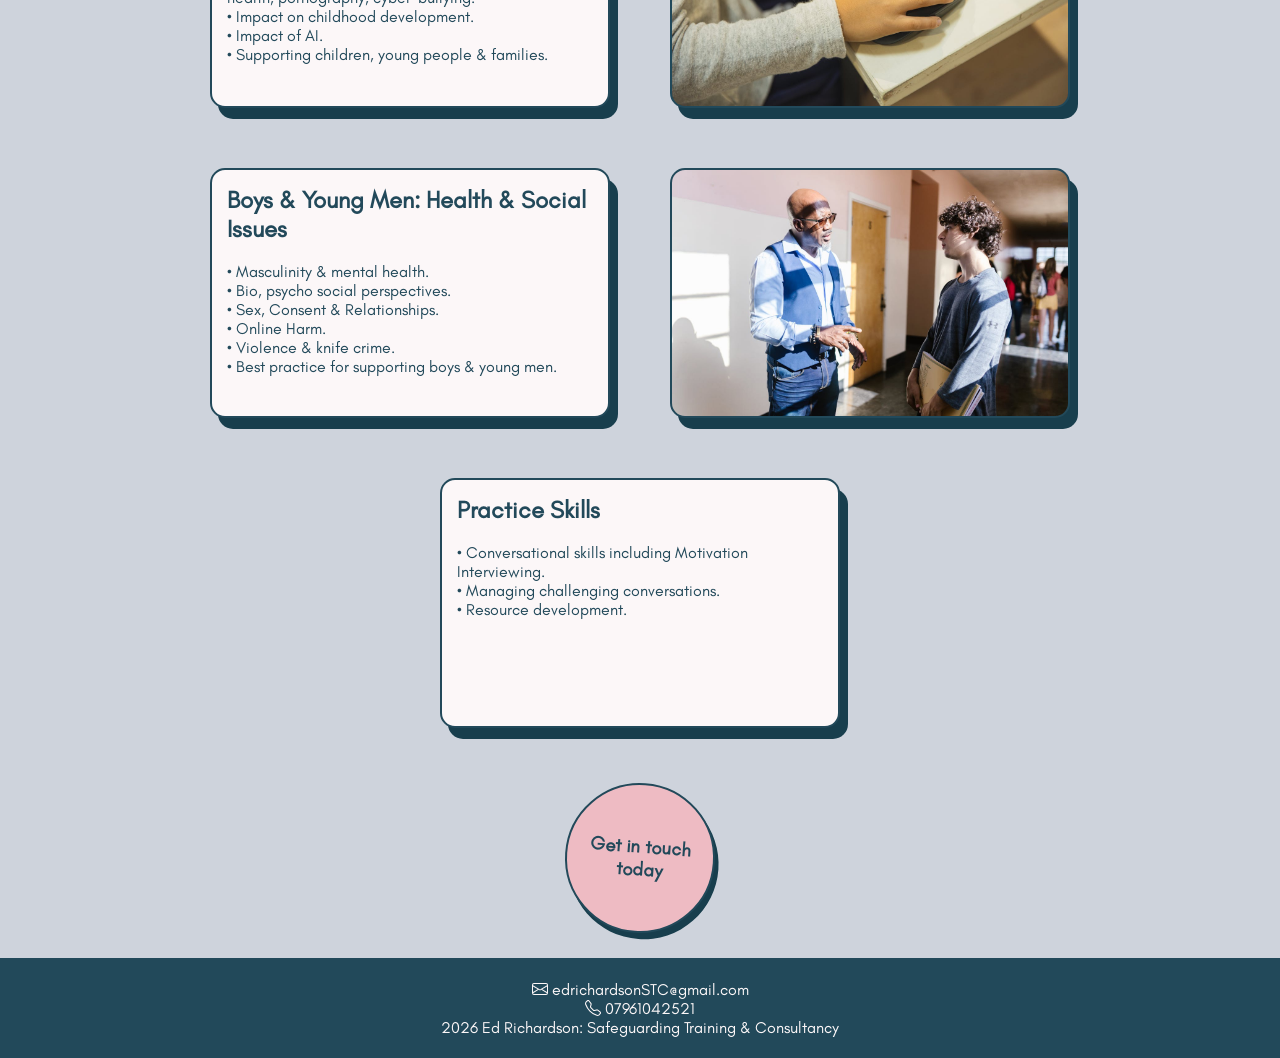
<file: training.html>
<!DOCTYPE html>
<html lang="en">
<head>
    <meta charset="UTF-8">
    <meta name="viewport" content="width=device-width, initial-scale=1.0">
    <title>Ed Richardson: Safeguarding Training & Consultancy</title>
    <link rel="stylesheet" href="style.css">
    <link rel="shortcut icon" href="" type="image/x-icon">
</head>
<body>
    <header>
        <div id="header-left">
            <a href="index.html">
                <h1>Ed Richardson</h1>
                <h2>Safeguarding Training & Consultancy</h2>
            </a>
        </div>
        <div id="header-right-mobile">
            <div id="menu-burger-container">
                <a id="menu-toggle" class="menu-toggle">
                <span class="menu-toggle-bar menu-toggle-bar--top"></span>
                <span class="menu-toggle-bar menu-toggle-bar--middle"></span>
                <span class="menu-toggle-bar menu-toggle-bar--bottom"></span>
                </a>
            </div>
        </div>
        <div id="header-right-desktop">
            <nav>
                <ul>
                    <li><a href="index.html"><h3>Home</h3></a></li>
                    <li><a href="training.html"><h3>Training</h3></a></li>
                    <li><a href="consultancy.html"><h3>Consultancy</h3></a></li>
                    <li><a href="about.html"><h3>About</h3></a></li>
                    <li><a href="contact.html"><h3>Contact</h3></a></li>
                </ul>
            </nav>
        </div>
    </header>

    <div id="mobile-menu">
        <nav>
                <ul id="mobile-menu-ul">
                    <li class="mobile-menu-li"><a href="index.html"><h3>Home</h3></a></li>
                    <li class="mobile-menu-li"><a href="training.html"><h3>Training</h3></a></li>
                    <li class="mobile-menu-li"><a href="consultancy.html"><h3>Consultancy</h3></a></li>
                    <li class="mobile-menu-li"><a href="about.html"><h3>About</h3></a></li>
                    <li class="mobile-menu-li"><a href="contact.html"><h3>Contact</h3></a></li>
                </ul>
            </nav>
    </div>

<!--  -->

<div id="hero-mobile">

        <div id="hero-card-mobile">
            <h1 class="h1opp">Safeguarding Training Packages
            <br>
            </h1>
            
            <p class="popp"><br>All training packages can be adapted to meet your training needs, including bespoke case studies and resources, content focus and training length.</p>
            
            
            
        </div>

        <!-- <div class="hero-card2-mobile" id="hero-card2-mobile-training"></div> -->

        

    </div>

    <div id="hero-desktop">

        <div id="hero-desktop-container">
            <div id="hero-desktop-left">
                <h1 class="h1opp"  id="hero-text-desktop" >Safeguarding Training<br>Packages
            </h1>
            
            <h3 class="h2opp" id="hero-text"  ><br>All training packages can be adapted to meet your training needs, including bespoke case studies and resources, content focus and training length.<br><br><br></h3>
            </div>

            <!-- <div id="hero-desktop-right">

                <img id="hero-desktop-img" src="pexels-bertellifotografia-18999145.jpg">
               
            </div> -->
            
        </div>
            
            
        
    </div>


<!-- <div class="page-header" id="training-header">

    <div class="page-header-tile">
        <h1 class="h1opp">Safeguarding Training Packages</h1>
    </div>
    
</div>  -->




<!--  -->

<div class="page-section">

<div class="training-card">
    <h2>Child Exploitation</h2>
    <h3><br>
        Typologies of exploitation:
    </h3>
    <p><br>
       • Sexual, Criminal, Radicalisation.<br>
        • Vulnerabilities, Risk Indicators, Trauma & Victim Blaming.<br><br>
    </p>
    <h3>
        Intervention:
    </h3>
    <p><br>
        • Theory, Practice Skills, Resources.
    </p>
</div>

<div class="training-card" id="training-card-img-1"></div>

<div class="training-card">
    <h2>Harmful Sexual Behaviour</h2>
    <h3><br>
        Overview:<br><br>
    </h3>
    <p>
       • Definitions of HSB, the impact on young people, <br>vulnerabilities and risk indicators.<br><br>
    </p>
    <h3>
        Intervention:<br><br>
    </h3>
    <p>
        • Supporting young people who display HSB, managing risk, early intervention.<br>  • Challenging misogyny.
    </p>
</div>

<div class="training-card" id="training-card-img-2"></div>
    


<div class="training-card">
    <h2>Professional Curiosity</h2>
    <p><br>
       • Definitions of professional curiosity, current landscape of safeguarding.<br>
• Theoretical perspectives on the barriers to effective safeguarding.<br>
• Questioning Techniques and challenging conversations.<br>
• Case Studies.<br>
• Responding to Safeguarding Concerns.<br>
    </p>
</div>

<div class="training-card" id="training-card-img-3"></div>
    


<div class="training-card">
    <h2>Young People & Online Harm</h2>
    <h3><br>
        Typologies:
    </h3>
    <p><br>
       • Exploitation, grooming, criminal activity, mental health, pornography, cyber-bullying.<br>
• Impact on childhood development.<br>
• Impact of AI.<br>
• Supporting children, young people & families.<br>
    </p>
    
</div>

<div class="training-card" id="training-card-img-4"></div>

<div class="training-card">
    <h2>Boys & Young Men: Health & Social Issues</h2>
    
    <p><br>
       • Masculinity & mental health.<br>
• Bio, psycho social perspectives.<br>
• Sex, Consent & Relationships.<br>
• Online Harm.<br>
• Violence & knife crime.<br>
• Best practice for supporting boys & young men.

    </p>
    
</div>

<div class="training-card" id="training-card-img-5"></div>

<div class="training-card">
    <h2>Practice Skills</h2>
    
    <p><br>
       • Conversational skills including Motivation Interviewing.<br>
• Managing challenging conversations.<br>
• Resource development.


    </p>
    
</div>

</div>
   
<div class="page-cta-container">
    
    <div class="cta-page" >
    <h3 >Get in touch today</h3>
    </div>
    </a>
</div>



     <div id="footer">
        <p id="footer-text">
<svg id="footer-mail" xmlns="http://www.w3.org/2000/svg" width="16" height="16" fill="currentColor" class="bi bi-envelope" viewBox="0 0 16 16">
  <path d="M0 4a2 2 0 0 1 2-2h12a2 2 0 0 1 2 2v8a2 2 0 0 1-2 2H2a2 2 0 0 1-2-2zm2-1a1 1 0 0 0-1 1v.217l7 4.2 7-4.2V4a1 1 0 0 0-1-1zm13 2.383-4.708 2.825L15 11.105zm-.034 6.876-5.64-3.471L8 9.583l-1.326-.795-5.64 3.47A1 1 0 0 0 2 13h12a1 1 0 0 0 .966-.741M1 11.105l4.708-2.897L1 5.383z"/>
</svg>
  edrichardsonSTC@gmail.com<br>
<svg id="footer-phone" xmlns="http://www.w3.org/2000/svg" width="16" height="16" fill="currentColor" class="bi bi-telephone" viewBox="0 0 16 16">
  <path d="M3.654 1.328a.678.678 0 0 0-1.015-.063L1.605 2.3c-.483.484-.661 1.169-.45 1.77a17.6 17.6 0 0 0 4.168 6.608 17.6 17.6 0 0 0 6.608 4.168c.601.211 1.286.033 1.77-.45l1.034-1.034a.678.678 0 0 0-.063-1.015l-2.307-1.794a.68.68 0 0 0-.58-.122l-2.19.547a1.75 1.75 0 0 1-1.657-.459L5.482 8.062a1.75 1.75 0 0 1-.46-1.657l.548-2.19a.68.68 0 0 0-.122-.58zM1.884.511a1.745 1.745 0 0 1 2.612.163L6.29 2.98c.329.423.445.974.315 1.494l-.547 2.19a.68.68 0 0 0 .178.643l2.457 2.457a.68.68 0 0 0 .644.178l2.189-.547a1.75 1.75 0 0 1 1.494.315l2.306 1.794c.829.645.905 1.87.163 2.611l-1.034 1.034c-.74.74-1.846 1.065-2.877.702a18.6 18.6 0 0 1-7.01-4.42 18.6 18.6 0 0 1-4.42-7.009c-.362-1.03-.037-2.137.703-2.877z"/>
</svg> 
 07961042521<br>
 2026 Ed Richardson: Safeguarding Training & Consultancy<br>
</p>
    </div>

    <script src="script.js"></script>
</body>
</file>
<file: style.css>
/* resets */
* {
    margin: 0;
    padding: 0;
    box-sizing: border-box;
}

a:link, a:visited, a:hover, a:active {
    color: black;
    text-decoration: none;
}

ul {
  list-style-type: none;
  margin: 0;
  padding: 0;
}


li:hover{
    transition: 0.5s;
    -webkit-transform: scale(105%);
}

/* Fonts */

@font-face {
    font-family: glacial;
    src: url(GlacialIndifference-Regular.otf);
}

@font-face {
    font-family: caudex;
    src: url(Caudex-Regular.ttf);
}

/* :root {
    --charcoal-blue: #22495aff;
    --powder-petal: #e8dcd5ff;
    --blue-slate: #486573ff;
    --white: #ffffffff;
} */

/* Colours*/

:root {
    
    --charcoal-blue: #22495aff;
    --charcoal-blue-shadow: #183e4d;
    --jungle-teal: #55917fff;
    --snow: #fcf7f8ff;
    --pale-slate: #ced3dcff;
    --lilac-ash: #aba9c3ff;
    --soft-blossom: #eebbc3;
    --text-shadow:  #0a1a2040;
}

body {
    background-color: var(--snow);
    
}

h1, h2, h3, p {
    font-family: glacial;
    color: var(--charcoal-blue);
}

.h3opp, .h2opp, .h1opp, .popp {
    color: var(--snow);
    
}

.h1opp {
    text-shadow: 2px 2px var(--text-shadow);
}


/* Header */

header {
    display: grid;
    grid-template-columns: 66.6% 33.3%;
    padding: 30px;

    
    
    /* background-color: var(--soft-blossom); */
    /* border: 1px solid black; */
}

#header-left {
    display: flex;
    flex-direction: column;
   cursor: pointer;
    /* border: 1px solid black; */
}



#header-right-desktop {
   display: none;
}

#header-right-mobile {
    display: flex;
    justify-content: right;
    align-items: center;
    
    /* border: 1px solid black; */
}

#menu-burger-container {
    position: relative;
    
    height: 64px;
    width: 64px;

    /* border: 1px solid black; */
}

/* Menu to Cross */

.menu-toggle {
  position: absolute;
  right: 1.5rem;
  top: 49%;
  -webkit-transform: translate(0, -50%);
  height: 26px;
  width: 29px;

  &, &:hover {
    color: var(--charcoal-blue);
  }
}

.menu-toggle-bar {
  display: block;
  position: absolute;
  top: 50%;
  margin-top: -1px;
  right: 0;
  width: 100%;
  height: 4px;
  border-radius: 4px;
  background-color: var(--charcoal-blue);
  transition: all 0.3s ease;

  &.menu-toggle-bar--top {
    -webkit-transform: translate(0, -8px);
  }
  
  &.menu-toggle-bar--bottom {
    -webkit-transform: translate(0, 8px);
  }

  .nav-open & {
    &.menu-toggle-bar--top {
      -webkit-transform: translate(0, 0) rotate(45deg);
    }
    &.menu-toggle-bar--middle {
      opacity: 0;
    }
    &.menu-toggle-bar--bottom {
      -webkit-transform: translate(0, 0) rotate(-45deg);
    }
  }
}

/* MOBILE MENU */

#mobile-menu {
    
    background-color: var(--pale-slate);
    display: flex;
    flex-direction: column;
    text-align: center;
    opacity: 0;
    max-height: 0;
    overflow: hidden;
    transition: max-height 0.3s ease, opacity 0.2s ease;
}

.mobile-menu-li {
    padding: 15px;
    font-size: 1.5rem;
}

#mobile-menu.show-mobile-menu {
    max-height: 400px;
    opacity: 1;
    padding: 30px;
}

/* Hero */

#hero-mobile {
    padding: 5px;
    /* background-image: url(pexels-bertellifotografia-18935245.jpg);
    background-size: cover;
    background-repeat: no-repeat; */
    background-color: var(--charcoal-blue);

    position: relative;
    display: flex;
    flex-direction: column;
    justify-content: center;
    align-items: center;
    
}

#hero-card-mobile {
    
    display: flex;
    flex-direction: column;
    align-items: center;
    /* background-color: var(--charcoal-blue); */
    
    top: 20px;
    margin: 20px;
    /* padding: 10px; */
    border-radius: 10px;
     /* text-align: center; */

}

.hero-card2-mobile {
    /* border: 1px solid white; */
    width: 100%;
    position: relative;
    height: 300px;
    border-radius: 15px;
    background-image: url(pexels-bertellifotografia-18935245.jpg);
    background-size: cover;
    background-repeat: no-repeat;
}

#hero-card2-mobile-training {
    background-image: url(pexels-bertellifotografia-18999145.jpg);
}

#hero-card2-mobile-consultancy {
    background-image: url(pexels-gustavo-fring-6285285.jpg);
}

#hero-desktop {
    display: none;
}


/* cta */

.cta-mobile {
    width: 125px;
    height: 125px;
    border-radius: 100px;
    -webkit-transform: rotate(4deg);
    border: 2px solid var(--charcoal-blue);
    background-color: var(--soft-blossom);
    box-shadow: 4px 6px var(--charcoal-blue-shadow);
    text-align: center;
    display: flex;
    justify-content: center;
    align-items: center;
    margin-bottom: 10px;

    position: absolute;
    top: 10%;
   right: 20%;
}

.cta-mobile-2 {
    width: 125px;
    height: 125px;
    border-radius: 100px;
    -webkit-transform: rotate(4deg);
    border: 2px solid var(--charcoal-blue);
    background-color: var(--soft-blossom);
    box-shadow: 4px 6px var(--charcoal-blue-shadow);
    text-align: center;
    display: flex;
    justify-content: center;
    align-items: center;
    margin-bottom: 10px;

    position: absolute;
    bottom: -25%;
   right: 5%;
}

/* Section 1 */

#section1 {
    /* margin: 30px; */
}

.section-heading {
    margin-bottom: 20px;
    margin-left: 10px;
    margin-top: 20px;
   transition: 0.5s;
   /* border: 1px solid black; */
  
}



/* .section-heading-underline-1 {
    height: 5px;
    max-width: 440px;
    background-color: var(--soft-blossom);
}

.section-heading-underline-2 {
    height: 5px;
    max-width: 440px;
    background-color: var(--soft-blossom);
}

.section-heading-underline-3 {
    height: 5px;
    max-width: 440px;
    background-color: var(--soft-blossom);
} */

.box-container {
    
    display: flex;
    flex-wrap: wrap;
    justify-content: space-around;
    align-items: center;
    background-color: var(--pale-slate);
    /* border-radius: 15px; */
    padding: 10px;
    padding-bottom: 25px;
    /* border: 1px solid black; */
  
    
}

.area {
    margin: 10px;
    width: 250px;
    height: 250px;
    border: 2px solid var(--charcoal-blue);
    box-shadow: 5px 8px var(--charcoal-blue-shadow);
    border-radius: 10px;
    display: flex;
    flex-direction: column;
    justify-content: center;
    align-items: center;
    text-align: center;
    background-color: var(--snow);
    position: relative;
    overflow: hidden;
    cursor: pointer;
    transition: 0.5s;
    
}

.area:hover {
    -webkit-transform: scale(105%); 
    /* transition: 0.5s; */
    /* width: 260px;
    height: 260px;
    margin: 5px;
    font-size: 104%; */
    box-shadow: 8px 11px var(--charcoal-blue-shadow);
}

svg {
    fill: var(--charcoal-blue);
}

.area-svg {
   transition: 0.5s;
}

.area-overlay {
    display: flex;
    justify-content: center;
    align-items: center;
    background-color: var(--soft-blossom);
    border-radius: 0 0 8px 8px;;
    position: absolute;
    width: 100%;
    height: 70px;
    bottom: -70px;
    transition: 0.5s;
    cursor: pointer;
}

/* scroll animations */

 @keyframes tileScroll {
    0%{transform:scale(0.2); opacity: 0;}
    100%{}
}

@media (prefers-reduced-motion: no-preference) {
    .training-card  {
    animation: tileScroll linear both;
    animation-timeline: view();
    animation-range: 0vh 50vh;
    
    }
} 


 @keyframes tileScroll2 {
    0%{-webkit-transform:scale(0.2); opacity: 0;}
    100%{}
}

@media (prefers-reduced-motion: no-preference) {
    .bullet-point, .check-svg {
    animation: tileScroll2 linear both;
    animation-timeline: view();
    animation-range: 0vh 25vh;
    }
} 


@keyframes titleSlide {
    0%{-webkit-transform:translateX(-100px); opacity: 0;}
    100%{}
}

@media (prefers-reduced-motion: no-preference) {
    .section-heading {
    animation: titleSlide linear both;
    animation-timeline: view();
    animation-range: 0vh 50vh;
    }
}

/* Section 2 */

#section2 {
   
    /* padding: 30px; */
    
    }

#section2-container {
   /* border: 1px solid black; */
   display: grid;
   grid-template-rows: auto auto;
    /* align-items: center*/
    background-color: var(--pale-slate);
    /* border-radius: 15px; */
    /* height: 450px; */
    padding: 10px;
}




#section2-img {
    border: 2px solid var(--charcoal-blue);
    /* margin-top: 30px; */
    /* margin-left: 30px; */
    width: 99%;
    height: 99%;
    border-radius: 15px;
    box-shadow: 4px 6px  var(--charcoal-blue-shadow);
    object-fit: cover;
    
}

#bullet-point-container {
    
    /* display: flex;
    flex-direction: column;
    justify-content: space-between; */
    
    display: grid;
    grid-template-columns: 10% auto;

    
    padding: 20px;
}

.bullet-point {
    /* margin-left: 10vw; */
    transition: 0.5s;
    margin-left: 15px;
    
    
}

.bullet-point:hover{
    /* transform: scale(102%); */

}

.check-svg {
    vertical-align: -0.5rem;
    /* margin-right: 5px; */
    border-radius: 5px;
    box-shadow: 3px 3px var(--charcoal-blue-shadow);
    background-color: var(--snow);
    transition: 0.5s;
 
}
/* Section 3 */

#section3 {
    padding: 30px;
    background-color: var(--charcoal-blue);
    text-align: center;
    position: relative;
}

/* Section 4 */

#section4 {
    /* margin: 30px; */
    /* border: 1px solid black; */
}

#testimonials-container {
    display: flex;
    flex-wrap: wrap;
    justify-content: space-around;
    align-items: center;
background-color: var(--pale-slate);
padding: 10px;
padding-bottom: 25px;
/* border-radius: 15px; */
   
   
}

.testimonial-box {
    margin: 10px;
    width: 350px;
    height: 250px;
    /* padding: 10px; */
    border: 2px solid var(--charcoal-blue);
    box-shadow: 5px 8px var(--charcoal-blue-shadow);
    border-radius: 10px;
    display: flex;
    flex-direction: column;
    text-align: center;
    align-items: center;
    justify-content: space-between;
    padding: 10px;
    background-color: var(--snow);
    position: relative;
    overflow: hidden;
    /* cursor: pointer; */
    transition: 0.5s;
   
    
    
}

.testimonial-box:hover {
    /* width: 360px;
    height: 260px;
    margin: 5px;
    font-size: 104%; */
    -webkit-transform: scale(102%);
    /* background-color: var(--soft-blossom); */
    box-shadow: 8px 11px var(--charcoal-blue-shadow);
}

.testimonial {
    
    font-style: italic;
   
    padding: 10px;
   
    
}

.testimonial-id-box {
    background-color: var(--soft-blossom);
    border-radius: 0 0 8px 8px;
    height: 85px;
    display: flex;
    flex-direction: column;
    align-items: center;
    justify-content: center;
   
    transition: 0.5s;
    position: relative;
    /* bottom: -70px; */
    /* padding: 10px; */

   
}



#footer {
    background-color: var(--charcoal-blue);
    height: 100px;
    display: flex;
    justify-content: center;
    align-items: center;
}

#footer-text {
    color: var(--snow);
    text-align: center;
    cursor: pointer;
}

#footer-phone, #footer-mail {
    fill: var(--snow);
    vertical-align: -.125em;
}


/* ---------------Desktop----------------- */

@media screen and (min-width: 768px) {

header {
    grid-template-columns: 40% 60%;
}

#header-right-mobile {
    display: none;
    
}

#header-right-desktop {
    display: flex;
    flex-direction: column;
    justify-content: space-around;

    /* border: 1px solid black; */
}

ul {
    display: flex;
    justify-content: space-around;
   
}

#hero-mobile {
    display: none;
}

#hero-desktop {
    display: block;
    background-color: var(--charcoal-blue);
    /* height: 450px; */
}


#hero-desktop-container {
    display: grid;
    grid-template-columns: 50% 50%;
}

#hero-desktop-left {
    padding: 30px;
    z-index: 1;
}

#hero-text-desktop {
    font-size: 3rem;
    opacity: 0;
    transition: 2s;
    -webkit-transform: translateX(-200px);
}

#hero-text {
    opacity: 0;
    -webkit-transform: translateX(-200px);
    transition: 2s;
}

#hero-desktop-right {
   position: relative;
    /* height: 450px; */
    display: flex;
    justify-content: center;
    align-items: center;

}

#hero-desktop-img {
    /* height: 400px; */
    border: 3px solid var(--charcoal-blue-shadow);
    height: 90%;
    border-radius: 15px;
    overflow: hidden;
    object-fit: cover;
    box-shadow: 4px 6px var(--charcoal-blue-shadow) ;
    margin: 10px;
}

.cta-mobile-2 {
    display:none;
}

.cta-desktop {
   

    position: absolute;
    left: 8%;
    top:20%;
    width: 150px;
    height: 150px;
    border-radius: 100px;
    border: 2px solid var(--charcoal-blue);
    box-shadow: 4px 6px var(--charcoal-blue-shadow);
    -webkit-transform: rotate(4deg);
    background-color: var(--soft-blossom);
    text-align: center;
    display: flex;
    justify-content: center;
    align-items: center;
    transition: 0.25s;
    cursor: pointer;
}



.cta-desktop-2 {
    position: absolute;
    right: 18%;
    top:55%;
    width: 150px;
    height: 150px;
    border-radius: 100px;
    border: 2px solid var(--charcoal-blue);
    box-shadow: 4px 6px var(--charcoal-blue-shadow);
    -webkit-transform: rotate(4deg);
    background-color: var(--soft-blossom);
    text-align: center;
    display: flex;
    justify-content: center;
    align-items: center;
    transition: 0.25s;
    cursor: pointer;
}

.cta-desktop:hover, .cta-desktop-2:hover, .cta-page:hover {
    -webkit-transform: scale(105%) rotate(6deg);
    box-shadow: 6px 7px var(--charcoal-blue-shadow);
    
}

#section1 {
    margin: 30px;
    border-radius: 15px;
    
}

.box-container {
    border-radius: 15px;
}

#section2 {
    margin: 30px;
    
}

#section2-container {
    display: grid;
    grid-template-columns: 50% 50%;
    border-radius: 15px;
    padding: 20px;
}

.bullet-point {
    margin-left: 0px;
}

#section4 {
    margin: 30px;
}

#testimonials-container {
    border-radius: 15px;
}

}


/* PAGES */

.page-header {
    display: flex;
    /* justify-content: center; */
}
.page-header-tile {
    background-color: var(--charcoal-blue);
    /* width: 500px; */
    /* height: 300px; */
    margin: 30px;
    border-radius: 15px;
}

#training-header {
    background-image: url(pexels-bertellifotografia-18999145.jpg);
}


/* Training */

.page-section {
    display: flex;
    flex-wrap: wrap;
    justify-content: center;
    /* align-items: center; */
    background-color: var(--pale-slate);
}

.training-card{
    margin: 30px;
    padding: 15px;
    border: 2px solid var(--charcoal-blue);
    border-radius: 15px;
    box-shadow:  8px 11px var(--charcoal-blue-shadow);
    width: 400px;
    background-color: var(--snow);
    min-height: 250px;
    transition: 0.25s;
}

.training-card:hover {
    -webkit-transform: scale(102%);
    
    box-shadow: 8px 11px var(--charcoal-blue-shadow);
}

#training-card-img-1{
    background-image: url(pexels-lara-van-der-walt-306412034-17407696.jpg);
    background-size: cover;
}

#training-card-img-2{
    background-image: url(pexels-shvets-production-7176077.jpg);
    background-size: cover;
}

#training-card-img-3{
     background-image: url(pexels-pavel-danilyuk-8761320.jpg);
    background-size: cover;
}

#training-card-img-4{
     background-image: url(pexels-ryutaro-5745517.jpg);
    background-size: cover;
}

#training-card-img-5{
     background-image: url(pexels-rdne-8419636.jpg);
    background-size: cover;
}

.page-cta-container {
    position: relative;
    height: 200px;
    display: flex;
    justify-content: center;
    align-items: center;
    background-color: var(--pale-slate);
    /* background-image: url(pexels-ryutaro-5745517.jpg); */
    background-size: cover;
}

#page-cta-container-consultancy{
    /* background-image: url(pexels-saulo-leite-1491182-17637293.jpg); */
}

.cta-page {
   

    position: absolute;
    
    width: 150px;
    height: 150px;
    border-radius: 100px;
    border: 2px solid var(--charcoal-blue);
    box-shadow: 4px 6px var(--charcoal-blue-shadow);
    -webkit-transform: rotate(4deg);
    background-color: var(--soft-blossom);
    text-align: center;
    display: flex;
    justify-content: center;
    align-items: center;
    transition: 0.25s;
    cursor: pointer;
}

/* about */

#about-img {
    /* height: 400px; */
    border: 3px solid var(--charcoal-blue-shadow);
    height: 500px;
    max-width: 100%;
    border-radius: 15px;
    overflow: hidden;
    object-fit: cover;
    box-shadow: 4px 6px var(--charcoal-blue-shadow) ;
    margin: 10px;
}

/* contact */

#contact-placeholder{
    height: 400px;
    display: flex;
    justify-content: center;
    align-items: center;
}
</file>
